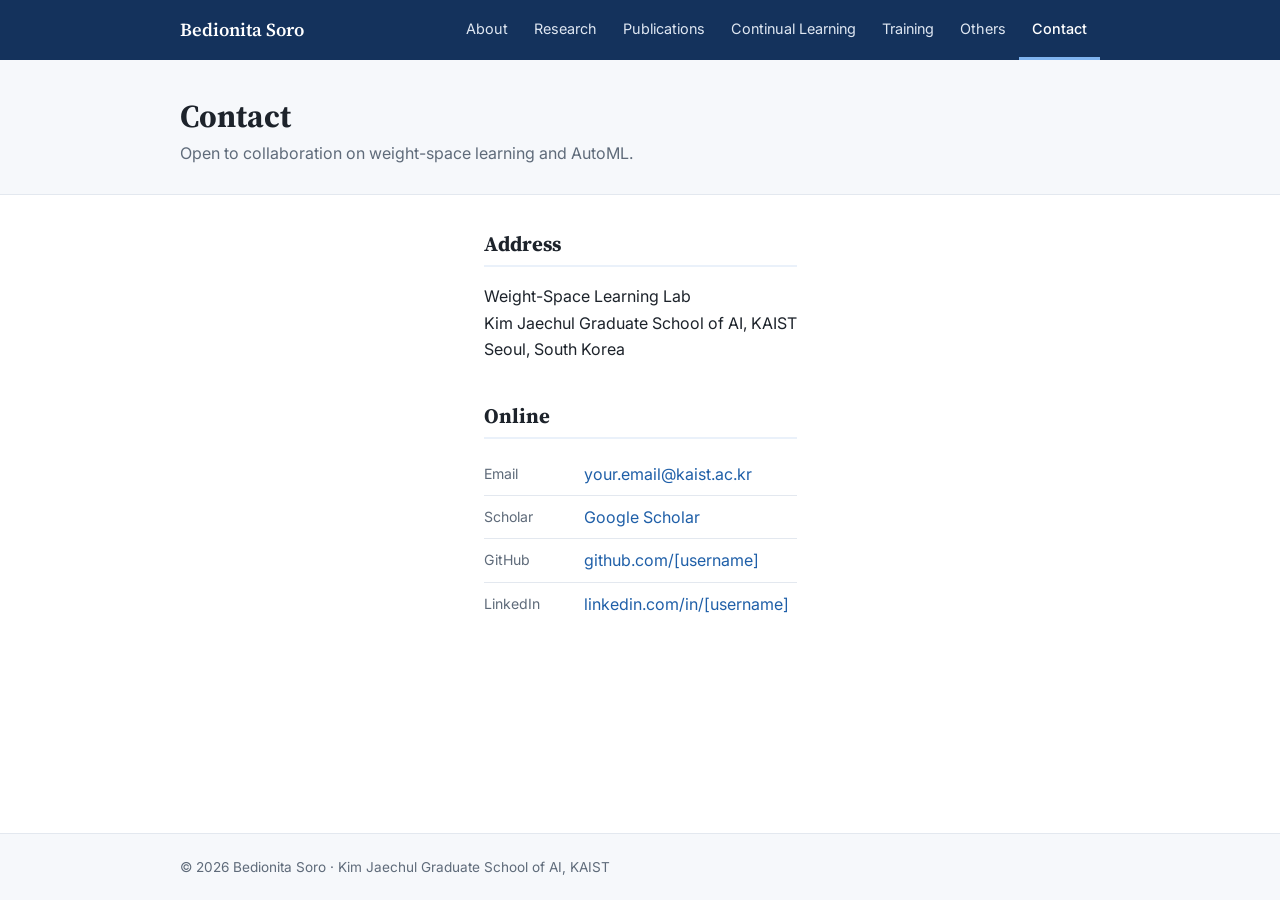
<file: contact.html>
<!doctype html>
<html lang="en">
<head>
  <meta charset="utf-8">
  <meta name="viewport" content="width=device-width, initial-scale=1">
  <title>Contact | Bedionita Soro</title>
  <link href="https://fonts.googleapis.com/css2?family=Inter:wght@400;500;600&family=Source+Serif+4:opsz,wght@8..60,500;8..60,600&display=swap" rel="stylesheet">
  <link rel="stylesheet" href="style.css">
</head>
<body>
<header class="topbar">
  <div class="wrap bar">
    <a class="brand" href="index.html">Bedionita Soro</a>
    <button class="nav-toggle" aria-label="Open menu" aria-expanded="false">&#9776;</button>
    <nav class="nav">
      <a href="index.html">About</a>
      <a href="research.html">Research</a>
      <a href="publications.html">Publications</a>
      <a href="learning.html">Continual Learning</a>
      <a href="training.html">Training</a>
      <a href="others.html">Others</a>
      <a href="contact.html" class="active" aria-current="page">Contact</a>
    </nav>
  </div>
</header>

<div class="page-head"><div class="wrap">
  <h1>Contact</h1>
  <p>Open to collaboration on weight-space learning and AutoML.</p>
</div></div>

<main class="wrap content">
  <div class="block">
    <h2>Address</h2>
    <p>Weight-Space Learning Lab<br>
      Kim Jaechul Graduate School of AI, KAIST<br>
      Seoul, South Korea</p>
  </div>

  <div class="block">
    <h2>Online</h2>
    <ul class="list">
      <li><span class="date">Email</span><span><a href="mailto:your.email@kaist.ac.kr">your.email@kaist.ac.kr</a></span></li>
      <li><span class="date">Scholar</span><span><a href="https://scholar.google.com/">Google Scholar</a></span></li>
      <li><span class="date">GitHub</span><span><a href="https://github.com/">github.com/[username]</a></span></li>
      <li><span class="date">LinkedIn</span><span><a href="https://www.linkedin.com/">linkedin.com/in/[username]</a></span></li>
    </ul>
  </div>
</main>

<footer class="site-footer">
  <div class="wrap">&copy; 2026 Bedionita Soro &middot; Kim Jaechul Graduate School of AI, KAIST</div>
</footer>
<script src="script.js"></script>
</body>
</html>
</file>
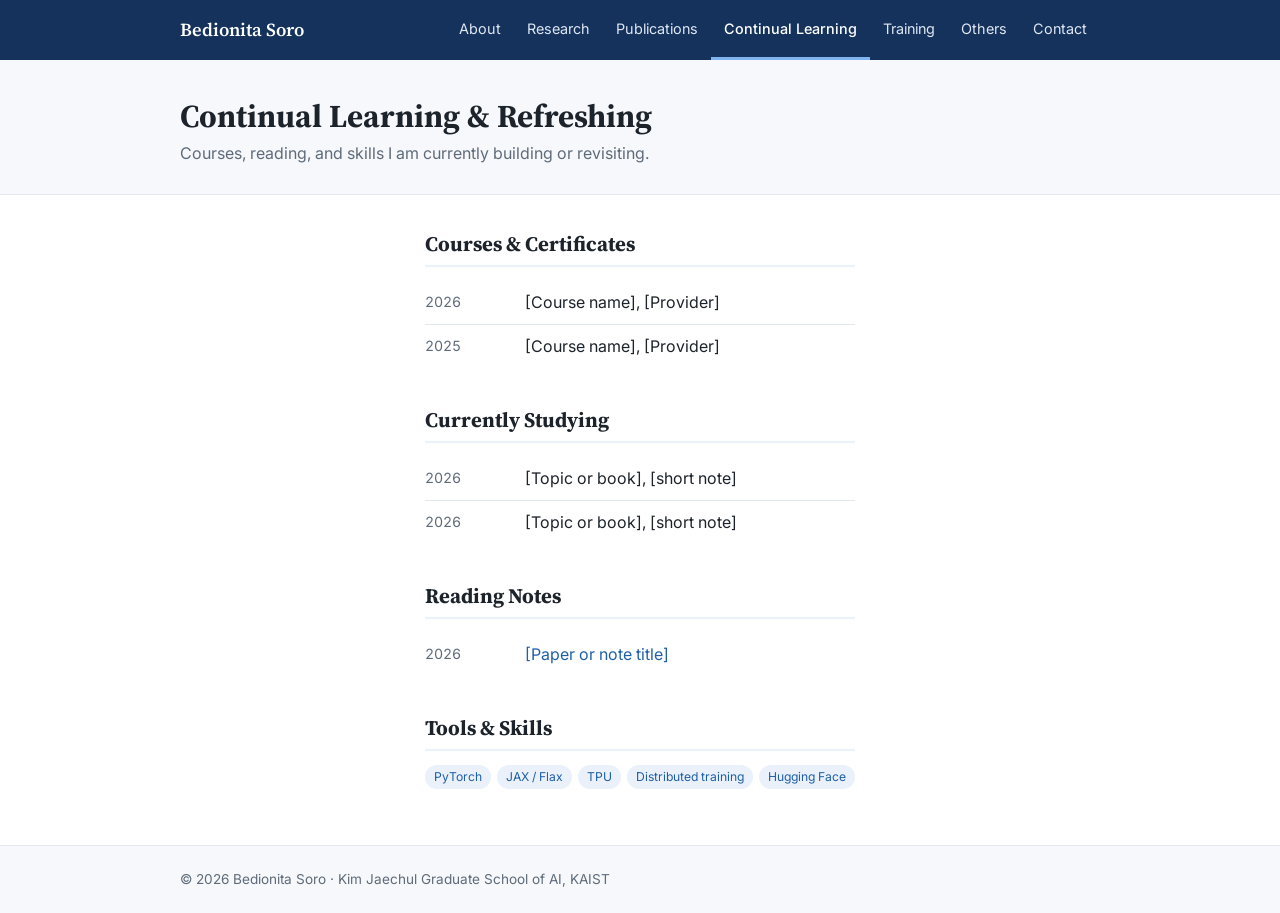
<file: learning.html>
<!doctype html>
<html lang="en">
<head>
  <meta charset="utf-8">
  <meta name="viewport" content="width=device-width, initial-scale=1">
  <title>Continual Learning | Bedionita Soro</title>
  <link href="https://fonts.googleapis.com/css2?family=Inter:wght@400;500;600&family=Source+Serif+4:opsz,wght@8..60,500;8..60,600&display=swap" rel="stylesheet">
  <link rel="stylesheet" href="style.css">
</head>
<body>
<header class="topbar">
  <div class="wrap bar">
    <a class="brand" href="index.html">Bedionita Soro</a>
    <button class="nav-toggle" aria-label="Open menu" aria-expanded="false">&#9776;</button>
    <nav class="nav">
      <a href="index.html">About</a>
      <a href="research.html">Research</a>
      <a href="publications.html">Publications</a>
      <a href="learning.html" class="active" aria-current="page">Continual Learning</a>
      <a href="training.html">Training</a>
      <a href="others.html">Others</a>
      <a href="contact.html">Contact</a>
    </nav>
  </div>
</header>

<div class="page-head"><div class="wrap">
  <h1>Continual Learning &amp; Refreshing</h1>
  <p>Courses, reading, and skills I am currently building or revisiting.</p>
</div></div>

<main class="wrap content">
  <div class="block">
    <h2>Courses &amp; Certificates</h2>
    <ul class="list">
      <li><span class="date">2026</span><span>[Course name], [Provider]</span></li>
      <li><span class="date">2025</span><span>[Course name], [Provider]</span></li>
    </ul>
  </div>

  <div class="block">
    <h2>Currently Studying</h2>
    <ul class="list">
      <li><span class="date">2026</span><span>[Topic or book], [short note]</span></li>
      <li><span class="date">2026</span><span>[Topic or book], [short note]</span></li>
    </ul>
  </div>

  <div class="block">
    <h2>Reading Notes</h2>
    <ul class="list">
      <li><span class="date">2026</span><span><a href="#">[Paper or note title]</a></span></li>
    </ul>
  </div>

  <div class="block">
    <h2>Tools &amp; Skills</h2>
    <p class="tags"><span>PyTorch</span><span>JAX / Flax</span><span>TPU</span><span>Distributed training</span><span>Hugging Face</span></p>
  </div>
</main>

<footer class="site-footer">
  <div class="wrap">&copy; 2026 Bedionita Soro &middot; Kim Jaechul Graduate School of AI, KAIST</div>
</footer>
<script src="script.js"></script>
</body>
</html>
</file>
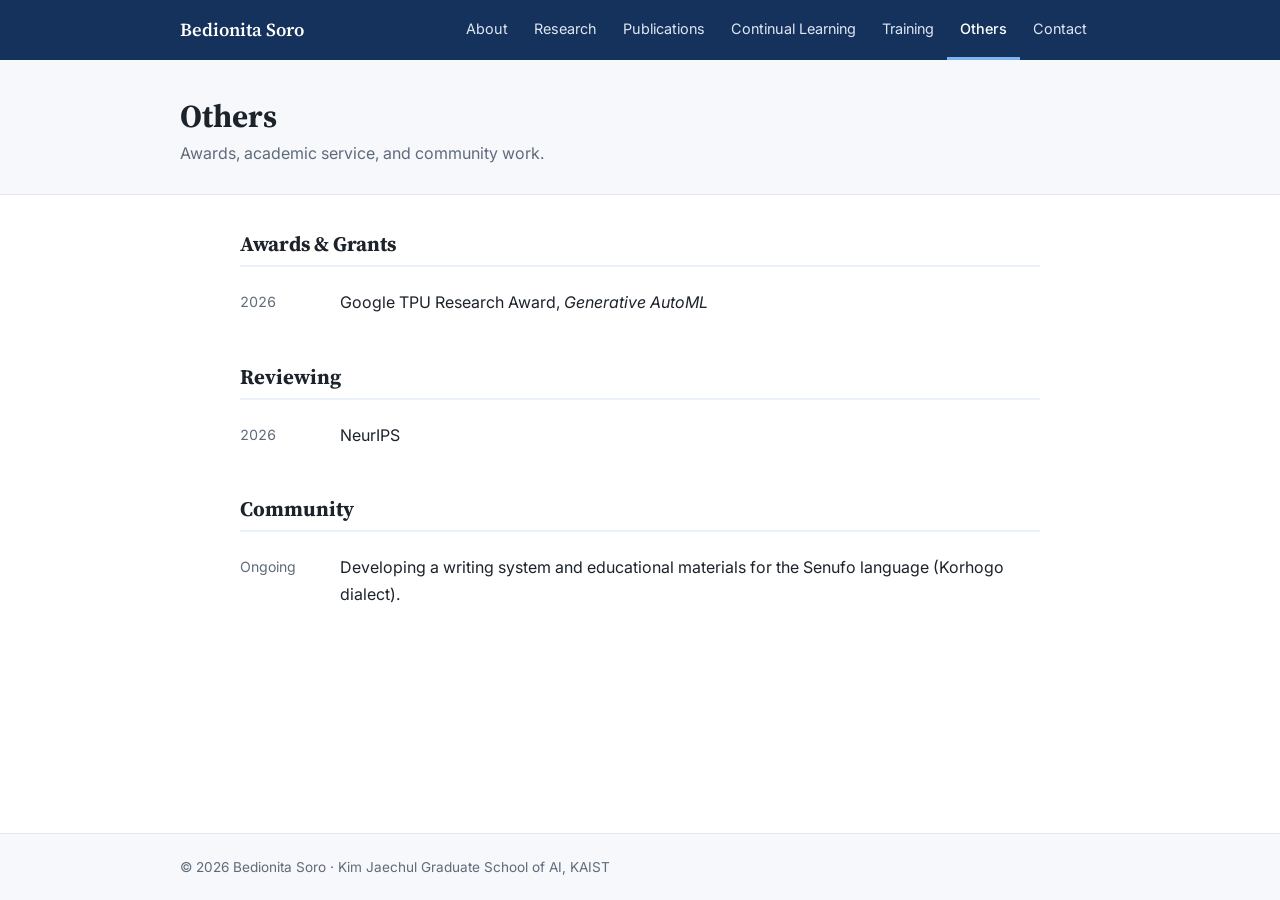
<file: others.html>
<!doctype html>
<html lang="en">
<head>
  <meta charset="utf-8">
  <meta name="viewport" content="width=device-width, initial-scale=1">
  <title>Others | Bedionita Soro</title>
  <link href="https://fonts.googleapis.com/css2?family=Inter:wght@400;500;600&family=Source+Serif+4:opsz,wght@8..60,500;8..60,600&display=swap" rel="stylesheet">
  <link rel="stylesheet" href="style.css">
</head>
<body>
<header class="topbar">
  <div class="wrap bar">
    <a class="brand" href="index.html">Bedionita Soro</a>
    <button class="nav-toggle" aria-label="Open menu" aria-expanded="false">&#9776;</button>
    <nav class="nav">
      <a href="index.html">About</a>
      <a href="research.html">Research</a>
      <a href="publications.html">Publications</a>
      <a href="learning.html">Continual Learning</a>
      <a href="training.html">Training</a>
      <a href="others.html" class="active" aria-current="page">Others</a>
      <a href="contact.html">Contact</a>
    </nav>
  </div>
</header>

<div class="page-head"><div class="wrap">
  <h1>Others</h1>
  <p>Awards, academic service, and community work.</p>
</div></div>

<main class="wrap content">
  <div class="block">
    <h2>Awards &amp; Grants</h2>
    <ul class="list">
      <li><span class="date">2026</span><span>Google TPU Research Award, <em>Generative AutoML</em></span></li>
    </ul>
  </div>

  <div class="block">
    <h2>Reviewing</h2>
    <ul class="list">
      <li><span class="date">2026</span><span>NeurIPS</span></li>
    </ul>
  </div>

  <div class="block">
    <h2>Community</h2>
    <ul class="list">
      <li><span class="date">Ongoing</span><span>Developing a writing system and educational materials for the Senufo language (Korhogo dialect).</span></li>
    </ul>
  </div>
</main>

<footer class="site-footer">
  <div class="wrap">&copy; 2026 Bedionita Soro &middot; Kim Jaechul Graduate School of AI, KAIST</div>
</footer>
<script src="script.js"></script>
</body>
</html>
</file>
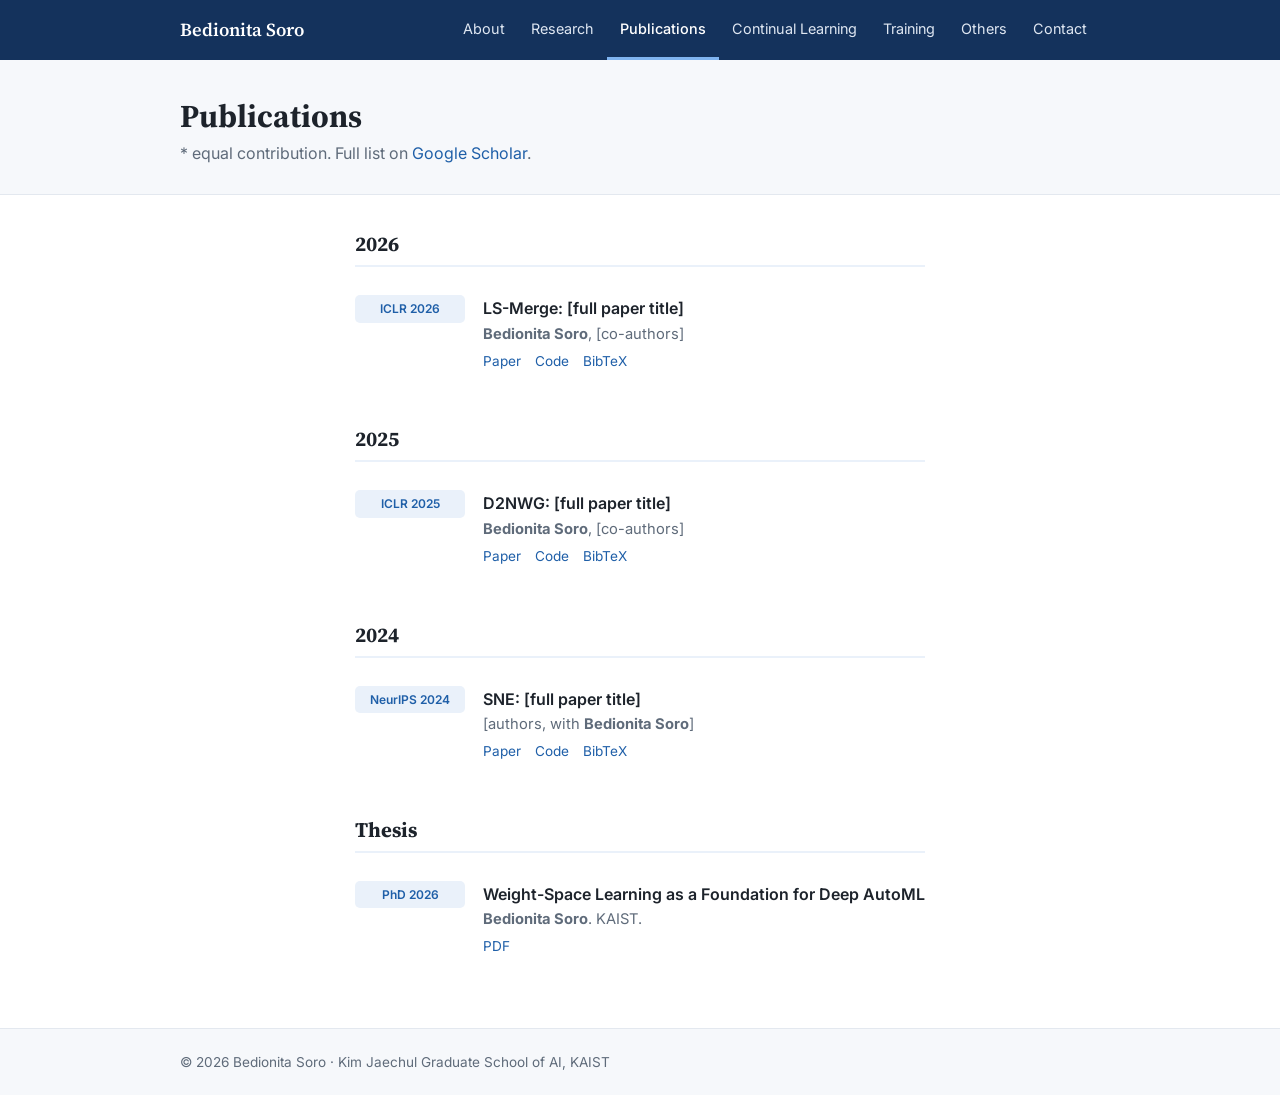
<file: publications.html>
<!doctype html>
<html lang="en">
<head>
  <meta charset="utf-8">
  <meta name="viewport" content="width=device-width, initial-scale=1">
  <title>Publications | Bedionita Soro</title>
  <link href="https://fonts.googleapis.com/css2?family=Inter:wght@400;500;600&family=Source+Serif+4:opsz,wght@8..60,500;8..60,600&display=swap" rel="stylesheet">
  <link rel="stylesheet" href="style.css">
</head>
<body>
<header class="topbar">
  <div class="wrap bar">
    <a class="brand" href="index.html">Bedionita Soro</a>
    <button class="nav-toggle" aria-label="Open menu" aria-expanded="false">&#9776;</button>
    <nav class="nav">
      <a href="index.html">About</a>
      <a href="research.html">Research</a>
      <a href="publications.html" class="active" aria-current="page">Publications</a>
      <a href="learning.html">Continual Learning</a>
      <a href="training.html">Training</a>
      <a href="others.html">Others</a>
      <a href="contact.html">Contact</a>
    </nav>
  </div>
</header>

<div class="page-head"><div class="wrap">
  <h1>Publications</h1>
  <p>* equal contribution. Full list on <a href="https://scholar.google.com/">Google Scholar</a>.</p>
</div></div>

<main class="wrap content">
  <div class="block">
    <h2>2026</h2>
    <ol class="pubs">
      <li>
        <span class="venue">ICLR 2026</span>
        <div>
          <p class="title">LS-Merge: [full paper title]</p>
          <p class="authors"><strong>Bedionita Soro</strong>, [co-authors]</p>
          <p class="pub-links"><a href="#">Paper</a><a href="#">Code</a><a href="#">BibTeX</a></p>
        </div>
      </li>
    </ol>
  </div>

  <div class="block">
    <h2>2025</h2>
    <ol class="pubs">
      <li>
        <span class="venue">ICLR 2025</span>
        <div>
          <p class="title">D2NWG: [full paper title]</p>
          <p class="authors"><strong>Bedionita Soro</strong>, [co-authors]</p>
          <p class="pub-links"><a href="#">Paper</a><a href="#">Code</a><a href="#">BibTeX</a></p>
        </div>
      </li>
    </ol>
  </div>

  <div class="block">
    <h2>2024</h2>
    <ol class="pubs">
      <li>
        <span class="venue">NeurIPS 2024</span>
        <div>
          <p class="title">SNE: [full paper title]</p>
          <p class="authors">[authors, with <strong>Bedionita Soro</strong>]</p>
          <p class="pub-links"><a href="#">Paper</a><a href="#">Code</a><a href="#">BibTeX</a></p>
        </div>
      </li>
    </ol>
  </div>

  <div class="block">
    <h2>Thesis</h2>
    <ol class="pubs">
      <li>
        <span class="venue">PhD 2026</span>
        <div>
          <p class="title">Weight-Space Learning as a Foundation for Deep AutoML</p>
          <p class="authors"><strong>Bedionita Soro</strong>. KAIST.</p>
          <p class="pub-links"><a href="#">PDF</a></p>
        </div>
      </li>
    </ol>
  </div>
</main>

<footer class="site-footer">
  <div class="wrap">&copy; 2026 Bedionita Soro &middot; Kim Jaechul Graduate School of AI, KAIST</div>
</footer>
<script src="script.js"></script>
</body>
</html>
</file>
<file: style.css>
:root {
  --bar: #14325c;          /* top menu bar */
  --bar-text: #dfe7f2;
  --accent: #1f5fa8;
  --accent-soft: #eaf1fa;
  --bg: #ffffff;
  --bg-alt: #f6f8fb;
  --text: #1d232b;
  --muted: #5f6b7a;
  --line: #e3e8ef;
  --serif: "Source Serif 4", Georgia, serif;
  --sans: "Inter", system-ui, -apple-system, sans-serif;
}

* { box-sizing: border-box; }
body {
  margin: 0; background: var(--bg); color: var(--text);
  font: 16px/1.65 var(--sans); -webkit-font-smoothing: antialiased;
  display: flex; flex-direction: column; min-height: 100vh;
}
main { flex: 1; }
a { color: var(--accent); text-decoration: none; }
a:hover { text-decoration: underline; }
.wrap { max-width: 960px; margin: 0 auto; padding: 0 20px; }
h1, h2, h3 { font-family: var(--serif); line-height: 1.25; }

/* ---------- Top menu bar ---------- */
.topbar { background: var(--bar); position: sticky; top: 0; z-index: 10; }
.bar { display: flex; align-items: center; justify-content: space-between; height: 60px; }
.brand { color: #fff; font-family: var(--serif); font-size: 1.15rem; font-weight: 600; }
.brand:hover { text-decoration: none; }
.nav { display: flex; height: 100%; }
.nav a {
  display: flex; align-items: center; padding: 0 13px; height: 100%;
  color: var(--bar-text); font-size: .9rem; border-bottom: 3px solid transparent;
}
.nav a:hover { color: #fff; text-decoration: none; background: rgba(255,255,255,.06); }
.nav a.active { color: #fff; border-bottom-color: #7fb4f0; font-weight: 500; }
.nav-toggle {
  display: none; background: none; border: 1px solid rgba(255,255,255,.3);
  color: #fff; border-radius: 6px; padding: 3px 10px; font-size: 1.1rem; cursor: pointer;
}

/* ---------- Page heading band ---------- */
.page-head { background: var(--bg-alt); border-bottom: 1px solid var(--line); padding: 36px 0 28px; }
.page-head h1 { margin: 0 0 4px; font-size: 2rem; }
.page-head p { margin: 0; color: var(--muted); }

.content { padding: 36px 0 56px; }
.block { margin-bottom: 40px; }
.block:last-child { margin-bottom: 0; }
.block > h2 {
  font-size: 1.3rem; margin: 0 0 14px; padding-bottom: 8px;
  border-bottom: 2px solid var(--accent-soft);
}
.note { color: var(--muted); font-size: .9rem; }

/* ---------- Home ---------- */
.hero { display: grid; grid-template-columns: 200px 1fr; gap: 40px; padding: 48px 0 8px; }
.hero h1 { font-size: 2.3rem; margin: 0 0 4px; }
.avatar { width: 200px; height: 200px; border-radius: 12px; object-fit: cover; }
.avatar-fallback {
  display: grid; place-items: center; background: var(--accent-soft);
  color: var(--accent); font: 600 3.2rem var(--serif);
}
.role { color: var(--muted); margin: 0 0 16px; }
.links { display: flex; flex-wrap: wrap; gap: 10px; margin-top: 18px; }
.links a {
  border: 1px solid var(--line); border-radius: 999px; padding: 4px 14px;
  font-size: .88rem; background: var(--bg);
}
.links a:hover { border-color: var(--accent); background: var(--accent-soft); text-decoration: none; }

/* ---------- Lists ---------- */
.list { list-style: none; padding: 0; margin: 0; }
.list li { display: flex; gap: 16px; padding: 8px 0; border-bottom: 1px solid var(--line); }
.list li:last-child { border-bottom: none; }
.date { flex: 0 0 84px; color: var(--muted); font-size: .88rem; font-variant-numeric: tabular-nums; padding-top: 1px; }

/* ---------- Cards ---------- */
.cards { display: grid; grid-template-columns: repeat(2, 1fr); gap: 18px; }
.card {
  background: var(--bg); border: 1px solid var(--line); border-top: 3px solid var(--accent);
  border-radius: 8px; padding: 18px 20px;
}
.card h3 { margin: 0 0 8px; font-size: 1.1rem; }
.card p { margin: 0 0 12px; color: var(--muted); font-size: .95rem; }
.tags { display: flex; flex-wrap: wrap; gap: 6px; margin: 0; }
.tags span {
  background: var(--accent-soft); color: var(--accent);
  font-size: .76rem; padding: 2px 9px; border-radius: 999px;
}

/* ---------- Publications ---------- */
.pubs { list-style: none; padding: 0; margin: 0; }
.pubs li { display: grid; grid-template-columns: 110px 1fr; gap: 18px; padding: 14px 0; border-bottom: 1px solid var(--line); }
.pubs li:last-child { border-bottom: none; }
.venue {
  align-self: start; text-align: center; font-size: .75rem; font-weight: 600;
  background: var(--accent-soft); color: var(--accent); border-radius: 5px; padding: 4px 6px;
}
.pubs p { margin: 0; }
.title { font-weight: 600; }
.authors { color: var(--muted); font-size: .92rem; }
.pub-links { display: flex; gap: 14px; font-size: .85rem; margin-top: 4px !important; }

/* ---------- Footer ---------- */
.site-footer { background: var(--bg-alt); border-top: 1px solid var(--line); padding: 22px 0; color: var(--muted); font-size: .85rem; }

/* ---------- Mobile ---------- */
@media (max-width: 860px) {
  .nav-toggle { display: block; }
  .nav {
    display: none; position: absolute; top: 60px; left: 0; right: 0; height: auto;
    flex-direction: column; background: var(--bar); padding: 6px 0 12px;
  }
  .nav.open { display: flex; }
  .nav a { padding: 10px 20px; border-bottom: none; border-left: 3px solid transparent; }
  .nav a.active { border-left-color: #7fb4f0; }
  .hero { grid-template-columns: 1fr; gap: 20px; }
  .avatar { width: 140px; height: 140px; }
  .cards { grid-template-columns: 1fr; }
  .pubs li { grid-template-columns: 1fr; gap: 6px; }
  .venue { justify-self: start; }
}
</file>
